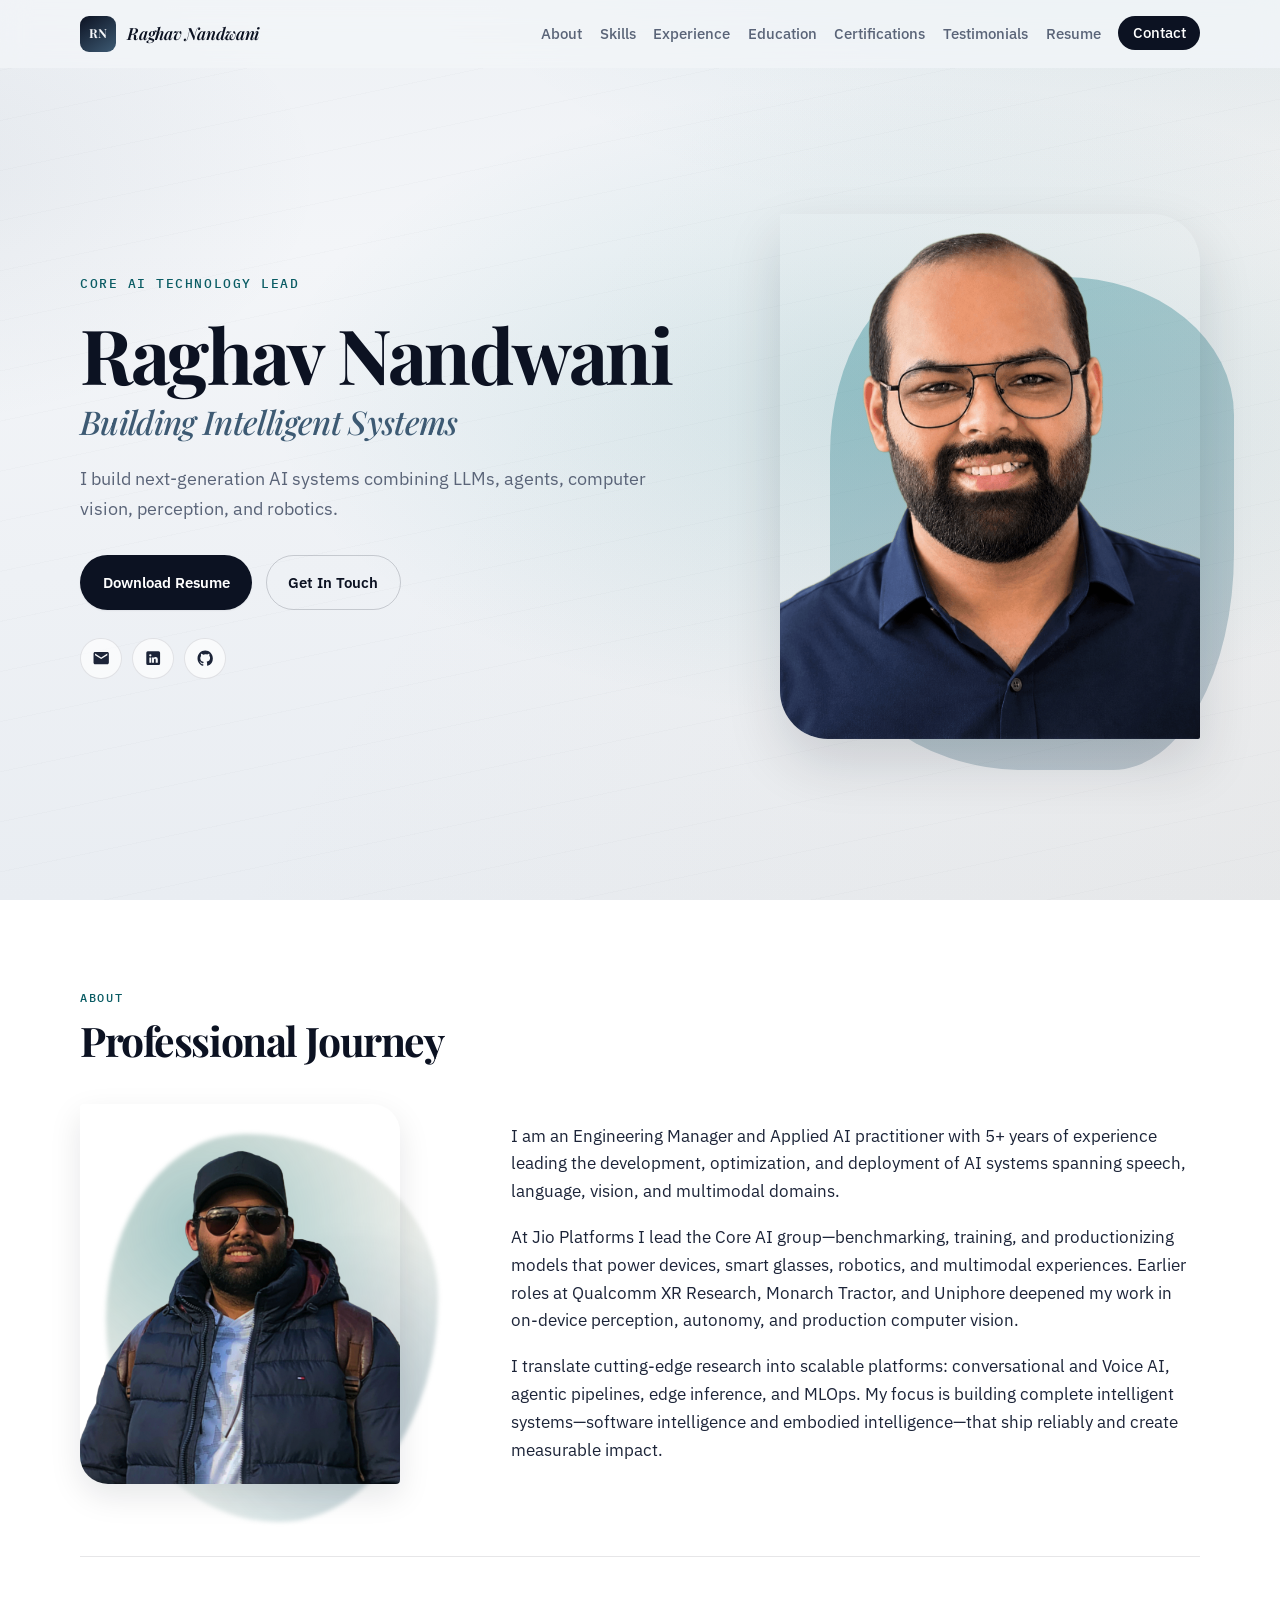
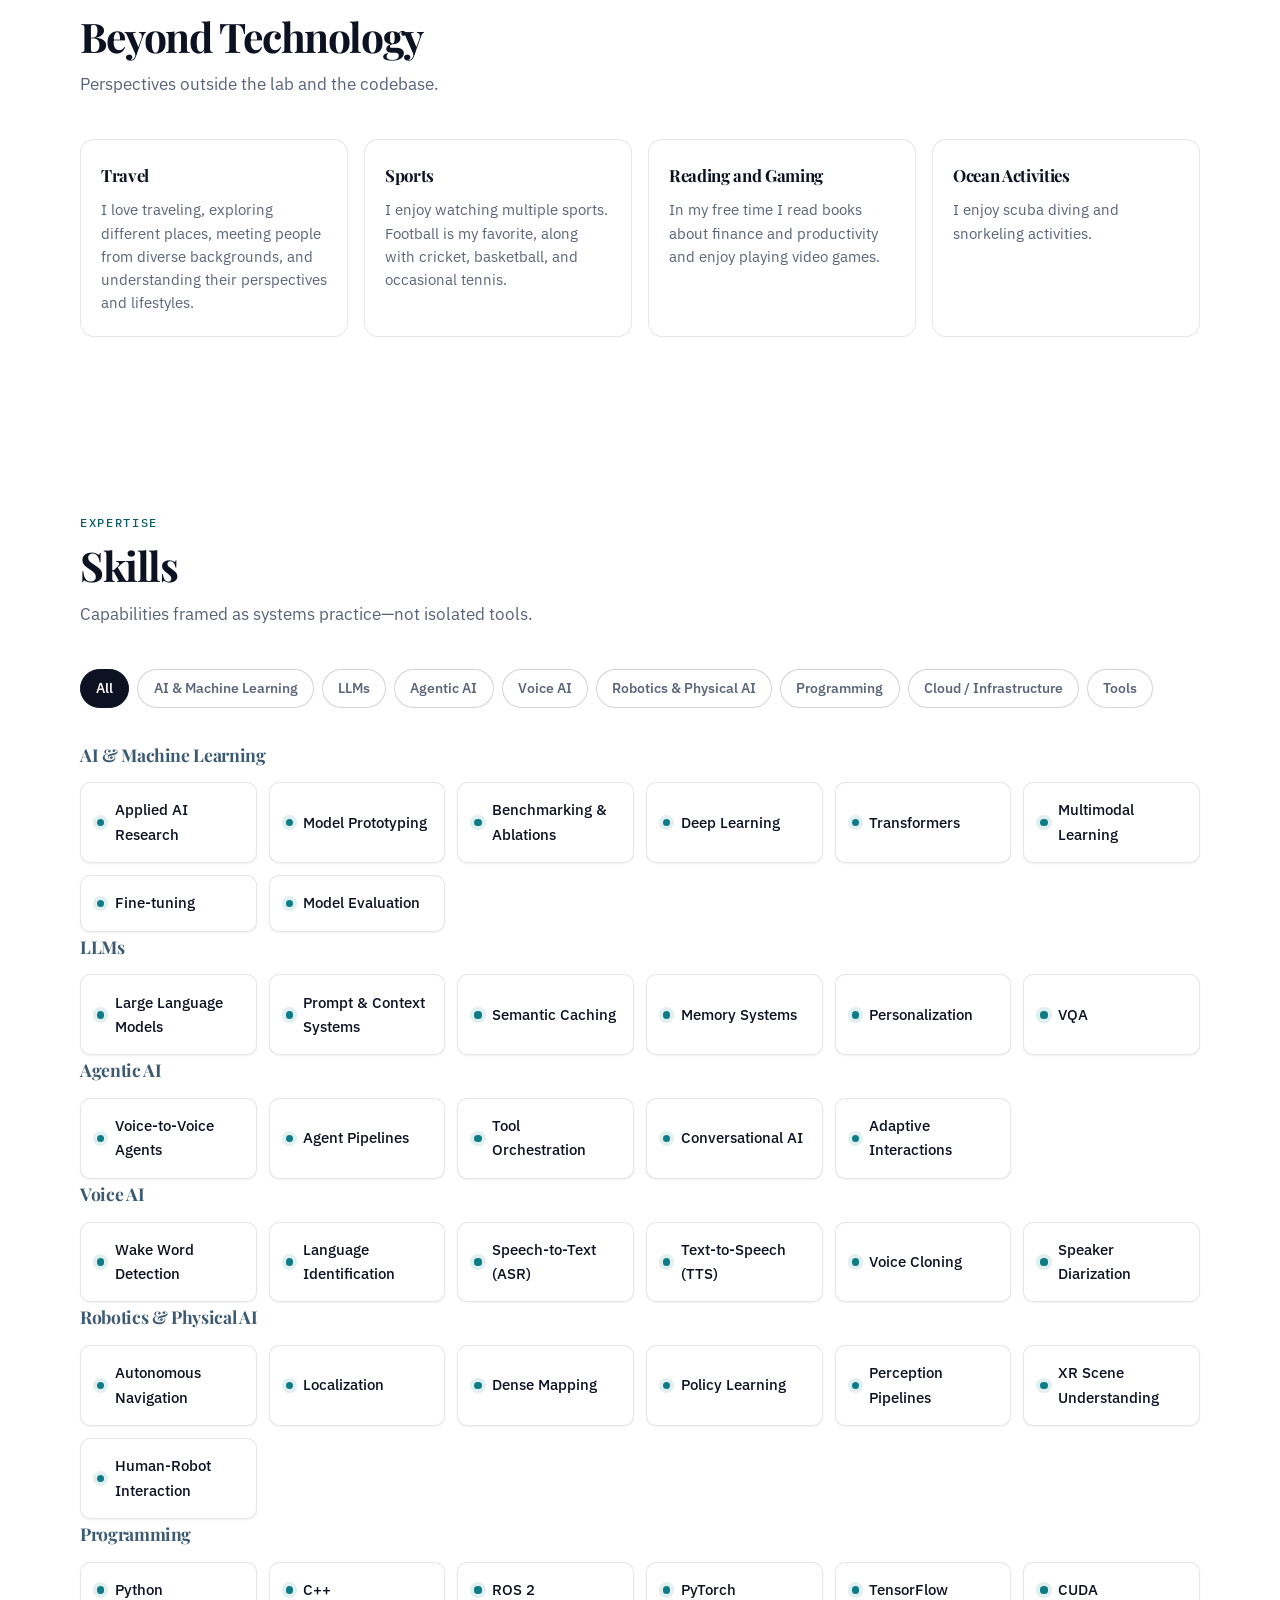
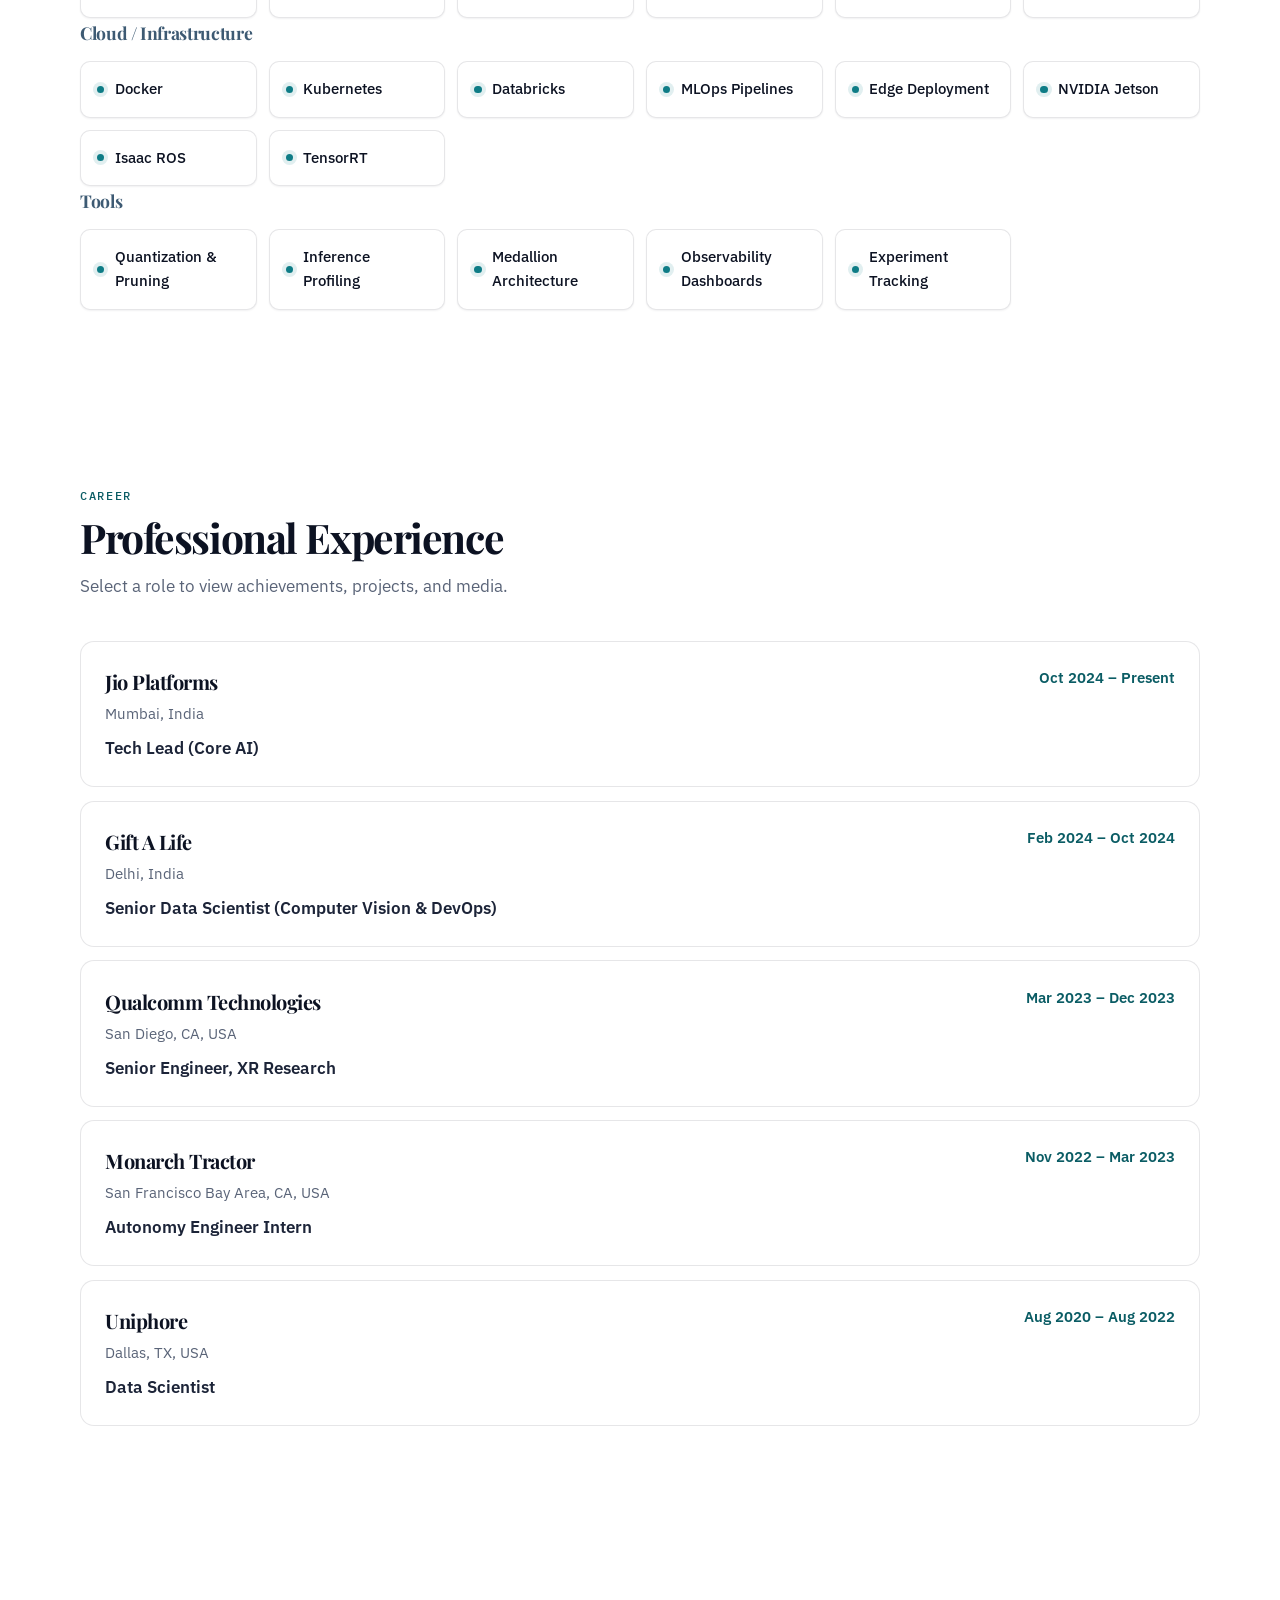
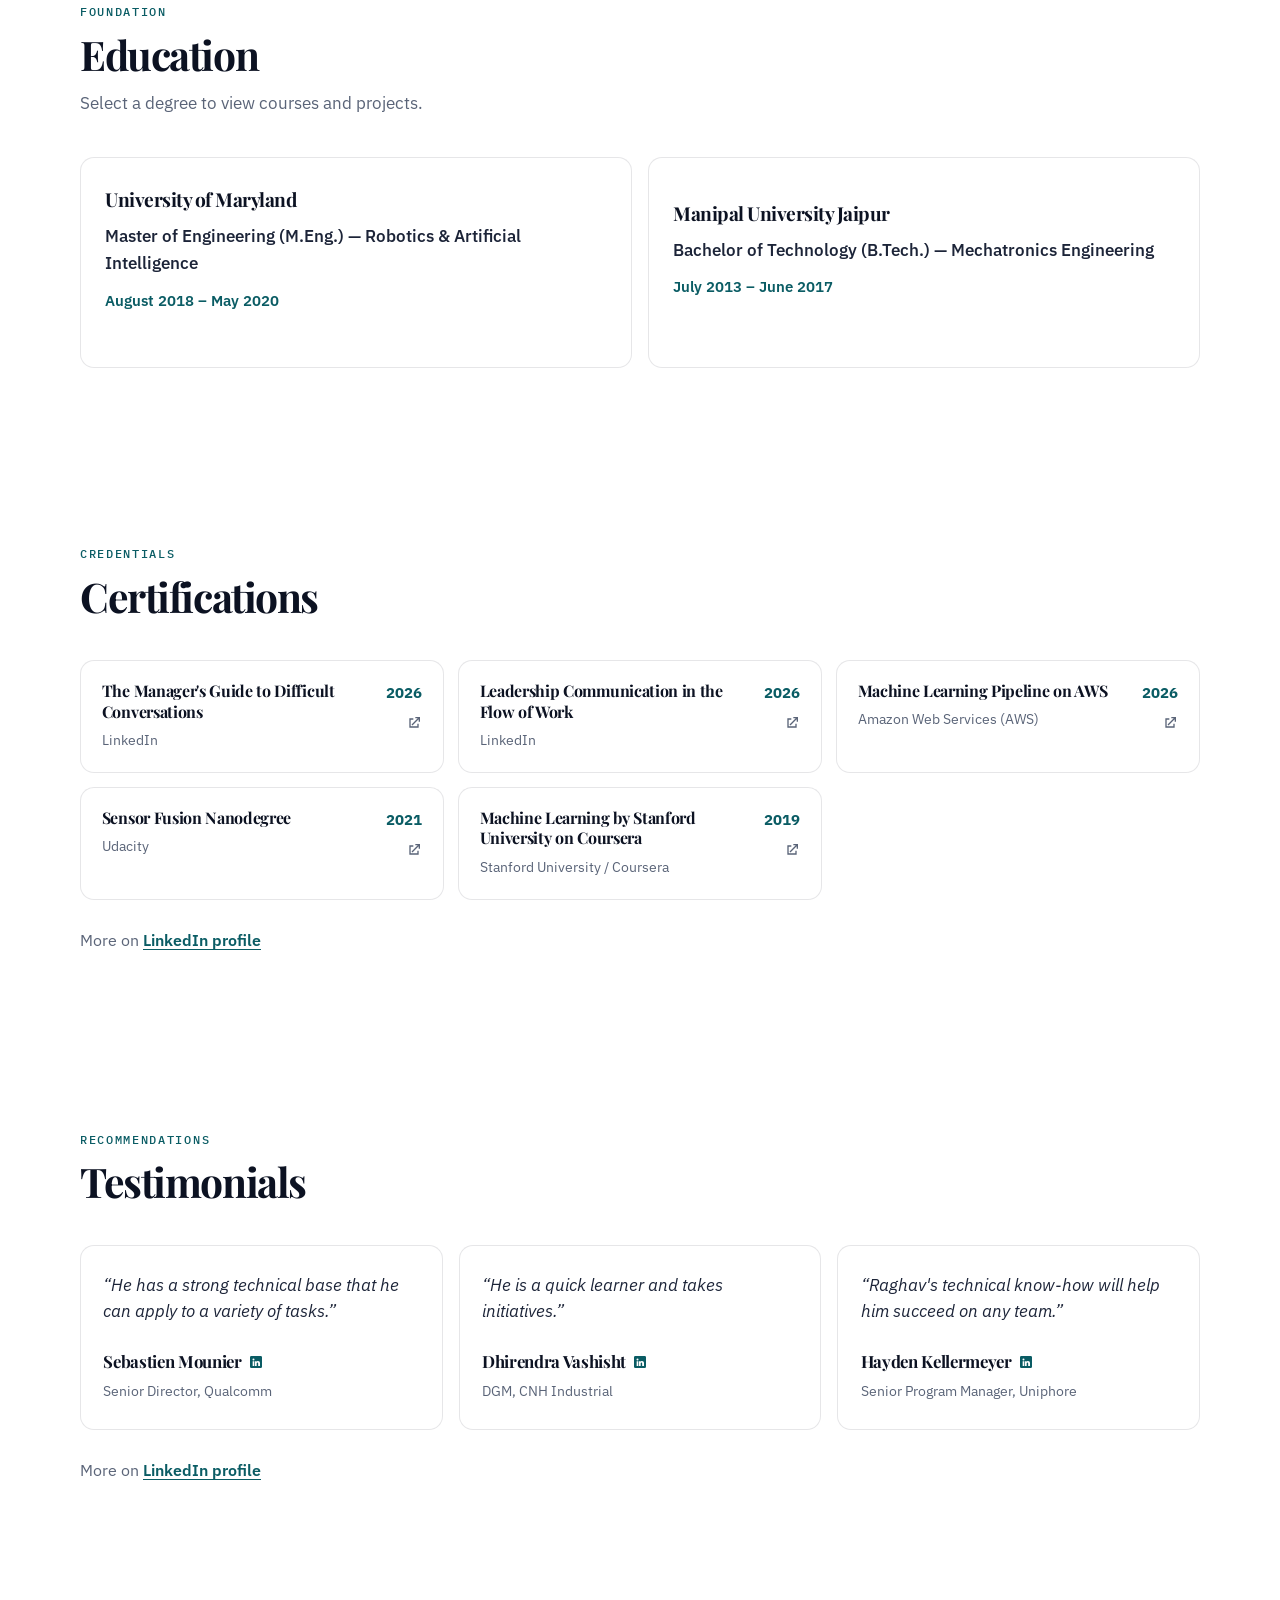
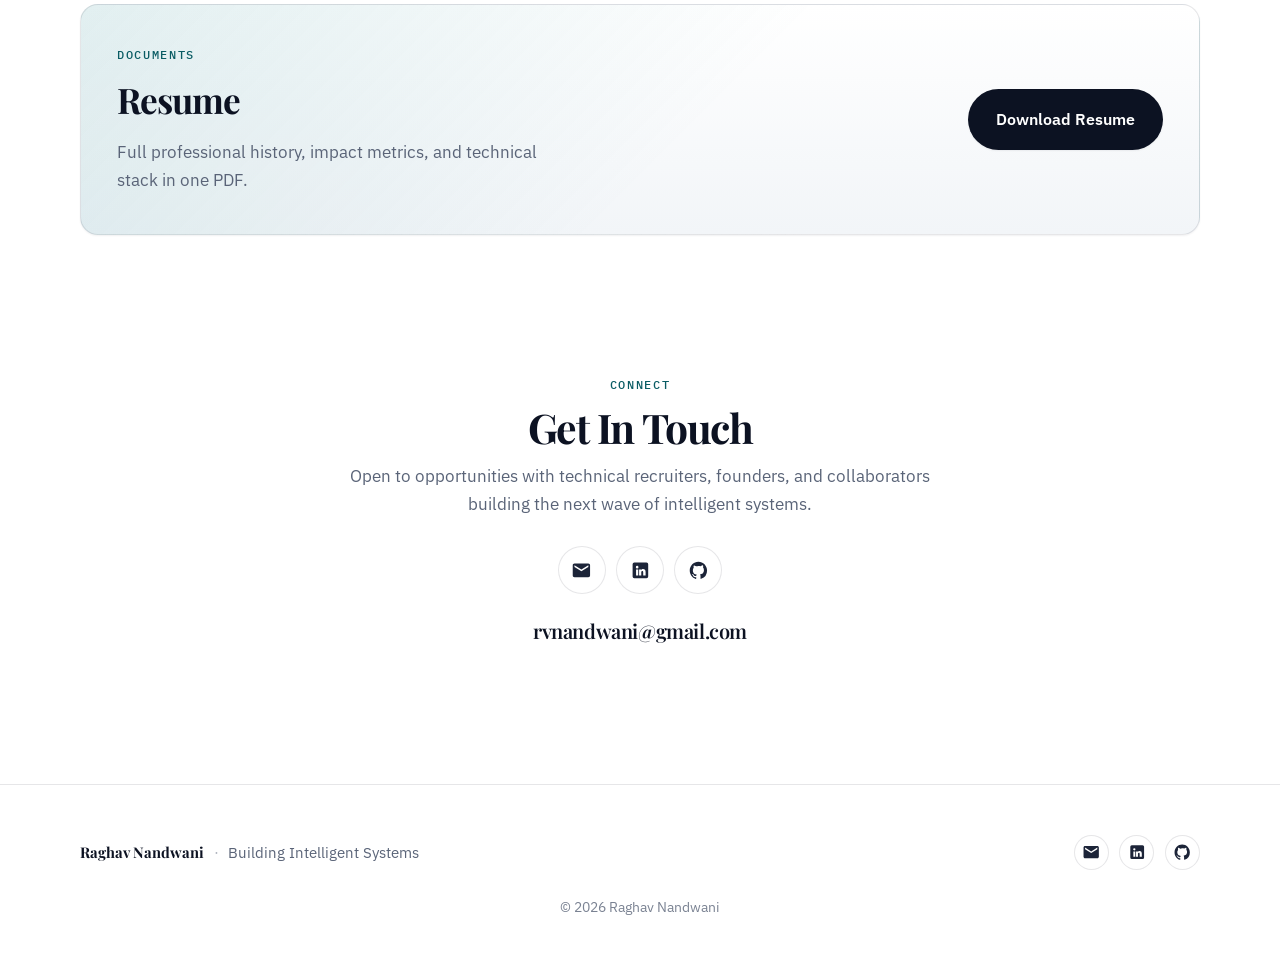
<file: index.html>
<!DOCTYPE html>
<html lang="en">
  <head>
    <meta charset="UTF-8" />
    <meta name="viewport" content="width=device-width, initial-scale=1.0" />
    <title>Raghav Nandwani | Building Intelligent Systems</title>
    <meta
      name="description"
      content="AI Technology Lead building intelligent systems across LLMs, Agentic AI, Voice AI, Robotics Perception and Physical AI."
    />
    <meta name="author" content="Raghav Nandwani" />
    <meta name="theme-color" content="#0c1222" />

    <!-- Open Graph -->
    <meta property="og:type" content="website" />
    <meta property="og:title" content="Raghav Nandwani | Building Intelligent Systems" />
    <meta
      property="og:description"
      content="AI Technology Lead building intelligent systems across LLMs, Agentic AI, Voice AI, Robotics Perception and Physical AI."
    />
    <meta property="og:image" content="images/profile/profile.png" />
    <meta property="og:locale" content="en_US" />

    <!-- Twitter -->
    <meta name="twitter:card" content="summary_large_image" />
    <meta name="twitter:title" content="Raghav Nandwani | Building Intelligent Systems" />
    <meta
      name="twitter:description"
      content="AI Technology Lead building intelligent systems across LLMs, Agentic AI, Voice AI, Robotics Perception and Physical AI."
    />
    <meta name="twitter:image" content="images/profile/profile.png" />

    <link rel="icon" type="image/png" href="favicon.png" />
    <link rel="apple-touch-icon" href="favicon.png" />

    <link rel="preconnect" href="https://fonts.googleapis.com" />
    <link rel="preconnect" href="https://fonts.gstatic.com" crossorigin />
    <link
      href="https://fonts.googleapis.com/css2?family=IBM+Plex+Mono:wght@400;500&family=IBM+Plex+Sans:ital,wght@0,400;0,500;0,600;0,700;1,400&family=Playfair+Display:ital,wght@0,500;0,600;0,700;1,500;1,600&display=swap"
      rel="stylesheet"
    />
    <link rel="stylesheet" href="style.css" />
  </head>
  <body>
    <a class="skip-link" href="#main">Skip to content</a>

    <header class="site-header" id="site-header">
      <div class="container header-inner">
        <a class="brand" href="#top" aria-label="Raghav Nandwani — home">
          <span class="brand-mark" aria-hidden="true">RN</span>
          <span class="brand-text">Raghav Nandwani</span>
        </a>

        <button
          class="nav-toggle"
          id="nav-toggle"
          type="button"
          aria-expanded="false"
          aria-controls="nav-menu"
          aria-label="Toggle navigation"
        >
          <span></span>
          <span></span>
          <span></span>
        </button>

        <nav class="nav" id="nav-menu" aria-label="Primary">
          <ul role="list">
            <li><a href="#about">About</a></li>
            <li><a href="#skills">Skills</a></li>
            <li><a href="#experience">Experience</a></li>
            <li><a href="#education">Education</a></li>
            <li><a href="#certifications">Certifications</a></li>
            <li><a href="#testimonials">Testimonials</a></li>
            <li><a href="#resume">Resume</a></li>
            <li><a class="nav-cta" href="#contact">Contact</a></li>
          </ul>
        </nav>
      </div>
    </header>

    <main id="main">
      <!-- Hero -->
      <section class="hero" id="top" aria-labelledby="hero-title">
        <div class="hero-atmosphere" aria-hidden="true"></div>
        <div class="container hero-grid">
          <div class="hero-copy">
            <p class="hero-eyebrow">Core AI Technology Lead</p>
            <h1 id="hero-title">
              <span class="hero-name">Raghav Nandwani</span>
              <span class="hero-tagline">Building Intelligent Systems</span>
            </h1>
            <p class="hero-subtitle">
              I build next-generation AI systems combining LLMs, agents, computer vision,
              perception, and robotics.
            </p>
            <div class="hero-actions">
              <a class="btn btn-primary" data-resume-href href="resume/Raghav_Nandwani_ResumeAI.pdf" download>
                Download Resume
              </a>
              <a class="btn btn-secondary" data-contact-href href="#contact">Get In Touch</a>
            </div>
            <div id="hero-social" class="hero-social"></div>
          </div>
          <div class="hero-visual">
            <div class="hero-portrait-wrap">
              <img
                class="hero-portrait"
                src="images/profile/profile.png"
                alt="Professional portrait of Raghav Nandwani"
                width="480"
                height="580"
                fetchpriority="high"
              />
            </div>
          </div>
        </div>
      </section>

      <!-- About -->
      <section class="section about" id="about" aria-labelledby="about-title">
        <div class="container">
          <header class="section-header reveal">
            <p class="section-eyebrow">About</p>
            <h2 id="about-title">Professional Journey</h2>
          </header>

          <div class="about-layout">
            <figure class="about-photo reveal">
              <img
                src="images/profile/about_photo.png"
                alt="Raghav Nandwani in a casual setting"
                width="620"
                height="670"
                loading="lazy"
              />
            </figure>
            <div class="about-content reveal" id="about-summary"></div>
          </div>

          <div class="beyond">
            <header class="section-header reveal">
              <h3 id="beyond-title">Beyond Technology</h3>
              <p class="section-lead">Perspectives outside the lab and the codebase.</p>
            </header>
            <div class="personal-grid" id="personal-grid"></div>
          </div>
        </div>
      </section>

      <!-- Skills -->
      <section class="section skills" id="skills" aria-labelledby="skills-title">
        <div class="container">
          <header class="section-header reveal">
            <p class="section-eyebrow">Expertise</p>
            <h2 id="skills-title">Skills</h2>
            <p class="section-lead">
              Capabilities framed as systems practice—not isolated tools.
            </p>
          </header>
          <div
            class="skill-filters"
            id="skill-filters"
            role="toolbar"
            aria-label="Filter skills by category"
          ></div>
          <div class="skills-grid" id="skills-grid"></div>
        </div>
      </section>

      <!-- Experience -->
      <section class="section experience" id="experience" aria-labelledby="experience-title">
        <div class="container">
          <header class="section-header reveal">
            <p class="section-eyebrow">Career</p>
            <h2 id="experience-title">Professional Experience</h2>
            <p class="section-lead">Select a role to view achievements, projects, and media.</p>
          </header>
          <div class="experience-list" id="experience-list"></div>
        </div>
      </section>

      <!-- Education -->
      <section class="section education" id="education" aria-labelledby="education-title">
        <div class="container">
          <header class="section-header reveal">
            <p class="section-eyebrow">Foundation</p>
            <h2 id="education-title">Education</h2>
            <p class="section-lead">Select a degree to view courses and projects.</p>
          </header>
          <div class="education-list" id="education-list"></div>
        </div>
      </section>

      <!-- Certifications -->
      <section class="section certifications" id="certifications" aria-labelledby="certifications-title">
        <div class="container">
          <header class="section-header reveal">
            <p class="section-eyebrow">Credentials</p>
            <h2 id="certifications-title">Certifications</h2>
          </header>
          <div class="certifications-list" id="certifications-list"></div>
          <p class="section-more" id="certifications-more"></p>
        </div>
      </section>

      <!-- Testimonials -->
      <section class="section testimonials" id="testimonials" aria-labelledby="testimonials-title">
        <div class="container">
          <header class="section-header reveal">
            <p class="section-eyebrow">Recommendations</p>
            <h2 id="testimonials-title">Testimonials</h2>
          </header>
          <div class="testimonials-list" id="testimonials-list"></div>
          <p class="section-more" id="testimonials-more"></p>
        </div>
      </section>

      <!-- Resume -->
      <section class="section resume-section" id="resume" aria-labelledby="resume-title">
        <div class="container resume-panel reveal">
          <div>
            <p class="section-eyebrow">Documents</p>
            <h2 id="resume-title">Resume</h2>
            <p class="section-lead">
              Full professional history, impact metrics, and technical stack in one PDF.
            </p>
          </div>
          <a
            class="btn btn-primary btn-lg"
            data-resume-href
            href="resume/Raghav_Nandwani_ResumeAI.pdf"
            download
          >
            Download Resume
          </a>
        </div>
      </section>

      <!-- Contact -->
      <section class="section contact" id="contact" aria-labelledby="contact-title">
        <div class="container contact-panel reveal">
          <header class="section-header">
            <p class="section-eyebrow">Connect</p>
            <h2 id="contact-title">Get In Touch</h2>
            <p class="section-lead">
              Open to opportunities with technical recruiters, founders, and collaborators
              building the next wave of intelligent systems.
            </p>
          </header>
          <div id="contact-icons"></div>
          <a class="contact-email" id="contact-email" href="mailto:rvnandwani@gmail.com"
            >rvnandwani@gmail.com</a
          >
        </div>
      </section>
    </main>

    <footer class="site-footer">
      <div class="container footer-inner">
        <p>
          <span class="footer-brand">Raghav Nandwani</span>
          <span class="footer-sep">·</span>
          Building Intelligent Systems
        </p>
        <div id="footer-social"></div>
        <p class="footer-copy">© <span id="year"></span> Raghav Nandwani</p>
      </div>
    </footer>

    <!-- Modal -->
    <div
      class="modal-backdrop"
      id="modal-backdrop"
      hidden
      aria-hidden="true"
      role="presentation"
    >
      <div
        class="modal"
        id="modal"
        role="dialog"
        aria-modal="true"
        aria-labelledby="modal-title"
      >
        <div class="modal-top">
          <h2 id="modal-title">Details</h2>
          <button type="button" class="modal-close" id="modal-close" aria-label="Close dialog">
            <svg viewBox="0 0 24 24" aria-hidden="true">
              <path
                fill="currentColor"
                d="M18.3 5.71 12 12.01l-6.3-6.3-1.4 1.42 6.29 6.29-6.3 6.3 1.42 1.4 6.29-6.28 6.3 6.3 1.4-1.42-6.28-6.3 6.3-6.29z"
              />
            </svg>
          </button>
        </div>
        <div class="modal-body" id="modal-body"></div>
      </div>
    </div>

    <script src="script.js" defer></script>
  </body>
</html>
</file>
<file: style.css>
/* ==========================================================================
   Raghav Nandwani — Portfolio
   Premium AI engineering aesthetic · light · precise · atmospheric
   ========================================================================== */

:root {
  --ink: #0c1222;
  --ink-soft: #1c2438;
  --ink-muted: #5a6478;
  --paper: #f3f5f8;
  --paper-elevated: #ffffff;
  --line: rgba(12, 18, 34, 0.1);
  --line-strong: rgba(12, 18, 34, 0.18);
  --accent: #0e7c86;
  --accent-deep: #0a5c64;
  --accent-soft: rgba(14, 124, 134, 0.12);
  --steel: #3d5a73;
  --warm: #c4a882;
  --shadow-sm: 0 1px 2px rgba(12, 18, 34, 0.06);
  --shadow-md: 0 12px 32px rgba(12, 18, 34, 0.1);
  --shadow-lg: 0 24px 56px rgba(12, 18, 34, 0.14);
  --radius: 14px;
  --radius-sm: 10px;
  --font-display: "Playfair Display", "Cormorant Garamond", Georgia, serif;
  --font-body: "IBM Plex Sans", system-ui, sans-serif;
  --font-mono: "IBM Plex Mono", ui-monospace, monospace;
  --container: min(1120px, calc(100% - 2.5rem));
  --header-h: 4.25rem;
  --ease: cubic-bezier(0.22, 1, 0.36, 1);
}

*,
*::before,
*::after {
  box-sizing: border-box;
}

html {
  scroll-behavior: smooth;
  scroll-padding-top: calc(var(--header-h) + 1rem);
}

body {
  margin: 0;
  font-family: var(--font-body);
  font-size: 1.05rem;
  line-height: 1.65;
  color: var(--ink);
  background:
    radial-gradient(1200px 600px at 85% -10%, rgba(14, 124, 134, 0.08), transparent 55%),
    radial-gradient(900px 500px at -10% 20%, rgba(61, 90, 115, 0.08), transparent 50%),
    linear-gradient(180deg, #eef1f5 0%, var(--paper) 28%, #e9edf2 100%);
  background-attachment: fixed;
  -webkit-font-smoothing: antialiased;
  text-rendering: optimizeLegibility;
}

img {
  max-width: 100%;
  height: auto;
  display: block;
}

a {
  color: var(--accent-deep);
  text-decoration-thickness: 1px;
  text-underline-offset: 0.18em;
  transition: color 0.2s var(--ease);
}

a:hover {
  color: var(--accent);
}

button {
  font: inherit;
}

ul[role="list"] {
  list-style: none;
  margin: 0;
  padding: 0;
}

.sr-only {
  position: absolute;
  width: 1px;
  height: 1px;
  padding: 0;
  margin: -1px;
  overflow: hidden;
  clip: rect(0, 0, 0, 0);
  white-space: nowrap;
  border: 0;
}

.skip-link {
  position: absolute;
  left: 1rem;
  top: -100%;
  z-index: 1000;
  padding: 0.75rem 1rem;
  background: var(--ink);
  color: #fff;
  border-radius: 8px;
}

.skip-link:focus {
  top: 1rem;
}

.container {
  width: var(--container);
  margin-inline: auto;
}

/* -------------------------------------------------------------------------- */
/* Header                                                                      */
/* -------------------------------------------------------------------------- */

.site-header {
  position: sticky;
  top: 0;
  z-index: 100;
  height: var(--header-h);
  display: flex;
  align-items: center;
  background: rgba(243, 245, 248, 0.72);
  backdrop-filter: blur(14px);
  -webkit-backdrop-filter: blur(14px);
  border-bottom: 1px solid transparent;
  transition: border-color 0.25s var(--ease), background 0.25s var(--ease);
}

.site-header.is-scrolled {
  border-bottom-color: var(--line);
  background: rgba(243, 245, 248, 0.92);
}

.header-inner {
  display: flex;
  align-items: center;
  justify-content: space-between;
  gap: 1rem;
  width: var(--container);
}

.brand {
  display: inline-flex;
  align-items: center;
  gap: 0.7rem;
  text-decoration: none;
  color: var(--ink);
}

.brand-mark {
  display: grid;
  place-items: center;
  width: 2.25rem;
  height: 2.25rem;
  border-radius: 9px;
  background: linear-gradient(145deg, var(--ink) 0%, var(--steel) 100%);
  color: #f5f7fa;
  font-family: var(--font-display);
  font-weight: 700;
  font-size: 0.78rem;
  letter-spacing: 0.04em;
}

.brand-text {
  font-family: var(--font-display);
  font-weight: 600;
  font-size: 1.05rem;
  letter-spacing: -0.02em;
  font-style: italic;
}

.nav ul {
  display: flex;
  align-items: center;
  gap: 0.15rem 1.1rem;
  flex-wrap: wrap;
}

.nav a {
  text-decoration: none;
  color: var(--ink-muted);
  font-size: 0.92rem;
  font-weight: 500;
}

.nav a:hover,
.nav a:focus-visible {
  color: var(--ink);
}

.nav-cta {
  padding: 0.45rem 0.9rem;
  border-radius: 999px;
  background: var(--ink);
  color: #fff !important;
}

.nav-cta:hover {
  background: var(--ink-soft);
}

.nav-toggle {
  display: none;
  width: 2.5rem;
  height: 2.5rem;
  border: 1px solid var(--line-strong);
  border-radius: 10px;
  background: var(--paper-elevated);
  padding: 0;
  cursor: pointer;
  flex-direction: column;
  align-items: center;
  justify-content: center;
  gap: 5px;
}

.nav-toggle span {
  display: block;
  width: 1.1rem;
  height: 2px;
  background: var(--ink);
  border-radius: 2px;
  transition: transform 0.25s var(--ease), opacity 0.2s;
}

/* -------------------------------------------------------------------------- */
/* Hero                                                                        */
/* -------------------------------------------------------------------------- */

.hero {
  position: relative;
  min-height: calc(100vh - var(--header-h));
  display: flex;
  align-items: center;
  padding: 3.5rem 0 4.5rem;
  overflow: clip;
}

.hero-atmosphere {
  position: absolute;
  inset: 0;
  pointer-events: none;
  background:
    linear-gradient(120deg, transparent 40%, rgba(196, 168, 130, 0.08) 100%),
    radial-gradient(ellipse 70% 55% at 70% 40%, rgba(14, 124, 134, 0.14), transparent 70%),
    repeating-linear-gradient(
      -12deg,
      transparent,
      transparent 48px,
      rgba(12, 18, 34, 0.015) 48px,
      rgba(12, 18, 34, 0.015) 49px
    );
}

.hero-grid {
  position: relative;
  display: grid;
  grid-template-columns: 1.15fr 0.85fr;
  gap: 3.5rem;
  align-items: center;
}

.hero-eyebrow {
  margin: 0 0 1rem;
  font-family: var(--font-mono);
  font-size: 0.8rem;
  font-weight: 500;
  letter-spacing: 0.12em;
  text-transform: uppercase;
  color: var(--accent-deep);
}

.hero-name {
  display: block;
  font-family: var(--font-display);
  font-weight: 700;
  font-size: clamp(2.9rem, 6.2vw, 4.75rem);
  line-height: 1.02;
  letter-spacing: -0.03em;
  color: var(--ink);
  margin-bottom: 0.55rem;
}

.hero-tagline {
  display: block;
  font-family: var(--font-display);
  font-weight: 500;
  font-style: italic;
  font-size: clamp(1.35rem, 2.8vw, 2.05rem);
  letter-spacing: -0.02em;
  color: var(--steel);
  line-height: 1.25;
}

.hero-subtitle {
  margin: 1.4rem 0 0;
  max-width: 36rem;
  font-size: 1.12rem;
  color: var(--ink-muted);
}

.hero-actions {
  display: flex;
  flex-wrap: wrap;
  gap: 0.85rem;
  margin-top: 2rem;
}

.hero-social {
  margin-top: 1.75rem;
}

.hero-visual {
  display: flex;
  justify-content: flex-end;
}

.hero-portrait-wrap {
  position: relative;
  width: min(100%, 420px);
}

.hero-portrait-wrap::before {
  content: "";
  position: absolute;
  inset: 12% -8% -6% 12%;
  background: linear-gradient(160deg, rgba(14, 124, 134, 0.35), rgba(61, 90, 115, 0.25));
  border-radius: 28% 42% 30% 48% / 36% 28% 44% 32%;
  z-index: 0;
  animation: morph 14s var(--ease) infinite alternate;
}

.hero-portrait {
  position: relative;
  z-index: 1;
  width: 100%;
  aspect-ratio: 4 / 5;
  object-fit: cover;
  object-position: center top;
  border-radius: 2px 48px 2px 48px;
  box-shadow: var(--shadow-lg);
  filter: contrast(1.02) saturate(0.96);
}

@keyframes morph {
  from {
    border-radius: 28% 42% 30% 48% / 36% 28% 44% 32%;
    transform: rotate(-2deg) scale(1);
  }
  to {
    border-radius: 42% 28% 48% 30% / 28% 42% 32% 44%;
    transform: rotate(3deg) scale(1.03);
  }
}

/* -------------------------------------------------------------------------- */
/* Buttons & social                                                            */
/* -------------------------------------------------------------------------- */

.btn {
  display: inline-flex;
  align-items: center;
  justify-content: center;
  gap: 0.5rem;
  padding: 0.85rem 1.35rem;
  border-radius: 999px;
  font-weight: 600;
  font-size: 0.95rem;
  text-decoration: none;
  border: 1px solid transparent;
  cursor: pointer;
  transition: transform 0.2s var(--ease), background 0.2s var(--ease),
    box-shadow 0.2s var(--ease), border-color 0.2s var(--ease);
}

.btn:hover {
  transform: translateY(-2px);
}

.btn:active {
  transform: translateY(0);
}

.btn-primary {
  background: var(--ink);
  color: #fff;
  box-shadow: var(--shadow-sm);
}

.btn-primary:hover {
  background: var(--ink-soft);
  color: #fff;
}

.btn-secondary {
  background: transparent;
  color: var(--ink);
  border-color: var(--line-strong);
}

.btn-secondary:hover {
  border-color: var(--ink);
  color: var(--ink);
  background: rgba(255, 255, 255, 0.55);
}

.btn-lg {
  padding: 1rem 1.7rem;
  font-size: 1.02rem;
}

.social-links {
  display: flex;
  gap: 0.65rem;
}

.social-links a {
  display: grid;
  place-items: center;
  width: 2.6rem;
  height: 2.6rem;
  border-radius: 50%;
  background: rgba(255, 255, 255, 0.65);
  border: 1px solid var(--line);
  color: var(--ink-soft);
  text-decoration: none;
  transition: transform 0.2s var(--ease), background 0.2s, color 0.2s, border-color 0.2s;
}

.social-links a:hover {
  transform: translateY(-2px);
  background: var(--ink);
  color: #fff;
  border-color: var(--ink);
}

.social-links svg {
  width: 1.15rem;
  height: 1.15rem;
}

.social-links--lg a {
  width: 3rem;
  height: 3rem;
}

.social-links--lg svg {
  width: 1.3rem;
  height: 1.3rem;
}

.social-links--sm a {
  width: 2.2rem;
  height: 2.2rem;
}

/* -------------------------------------------------------------------------- */
/* Sections                                                                    */
/* -------------------------------------------------------------------------- */

.section {
  padding: 5.5rem 0;
}

.section-header {
  margin-bottom: 2.5rem;
  max-width: 38rem;
}

.section-eyebrow {
  margin: 0 0 0.55rem;
  font-family: var(--font-mono);
  font-size: 0.75rem;
  font-weight: 500;
  letter-spacing: 0.14em;
  text-transform: uppercase;
  color: var(--accent-deep);
}

.section-header h2,
.beyond .section-header h3 {
  margin: 0;
  font-family: var(--font-display);
  font-weight: 700;
  font-size: clamp(1.85rem, 3.2vw, 2.55rem);
  letter-spacing: -0.035em;
  line-height: 1.15;
}

.section-lead {
  margin: 0.75rem 0 0;
  color: var(--ink-muted);
  font-size: 1.05rem;
}

.section-more {
  margin: 1.75rem 0 0;
  color: var(--ink-muted);
  font-size: 0.98rem;
}

.section-more a {
  font-weight: 600;
}

/* About */

.about-layout {
  display: grid;
  grid-template-columns: minmax(0, 0.72fr) minmax(0, 1.28fr);
  gap: 2.75rem;
  align-items: center;
}

.about-photo {
  margin: 0;
  position: relative;
  max-width: 320px;
  width: 100%;
  justify-self: start;
}

.about-photo::before {
  content: "";
  position: absolute;
  inset: 8% -12% -10% 8%;
  z-index: 0;
  background:
    radial-gradient(circle at 30% 25%, rgba(14, 124, 134, 0.35), transparent 55%),
    radial-gradient(circle at 75% 70%, rgba(61, 90, 115, 0.28), transparent 50%),
    linear-gradient(145deg, rgba(196, 168, 130, 0.22), rgba(14, 124, 134, 0.12));
  border-radius: 42% 58% 48% 52% / 48% 42% 58% 52%;
  filter: blur(2px);
  animation: morph 16s var(--ease) infinite alternate;
}

.about-photo img {
  position: relative;
  z-index: 1;
  width: 100%;
  max-height: 380px;
  border-radius: 4px 28px 4px 28px;
  box-shadow: var(--shadow-md);
  object-fit: cover;
  object-position: center top;
  aspect-ratio: 4 / 5;
}

.about-content p {
  margin: 0 0 1.15rem;
  color: var(--ink-soft);
}

.about-content p:last-child {
  margin-bottom: 0;
}

.beyond {
  margin-top: 4.5rem;
  padding-top: 3.5rem;
  border-top: 1px solid var(--line);
}

.personal-grid {
  display: grid;
  grid-template-columns: repeat(4, 1fr);
  gap: 1rem;
}

.personal-card {
  padding: 1.35rem 1.25rem;
  background: rgba(255, 255, 255, 0.55);
  border: 1px solid var(--line);
  border-radius: var(--radius);
  transition: transform 0.25s var(--ease), box-shadow 0.25s var(--ease), border-color 0.25s;
}

.personal-card:hover {
  transform: translateY(-4px);
  box-shadow: var(--shadow-md);
  border-color: rgba(14, 124, 134, 0.28);
}

.personal-card h4 {
  margin: 0 0 0.55rem;
  font-family: var(--font-display);
  font-size: 1.05rem;
  letter-spacing: -0.02em;
}

.personal-card p {
  margin: 0;
  font-size: 0.94rem;
  color: var(--ink-muted);
  line-height: 1.55;
}

/* Skills */

.skills {
  background: linear-gradient(180deg, transparent, rgba(255, 255, 255, 0.45), transparent);
}

.skill-filters {
  display: flex;
  flex-wrap: wrap;
  gap: 0.5rem;
  margin-bottom: 2rem;
}

.skill-filter {
  border: 1px solid var(--line-strong);
  background: rgba(255, 255, 255, 0.6);
  color: var(--ink-muted);
  border-radius: 999px;
  padding: 0.45rem 0.95rem;
  font-size: 0.86rem;
  font-weight: 550;
  cursor: pointer;
  transition: background 0.2s, color 0.2s, border-color 0.2s, transform 0.2s var(--ease);
}

.skill-filter:hover {
  color: var(--ink);
  border-color: var(--ink);
}

.skill-filter.is-active {
  background: var(--ink);
  color: #fff;
  border-color: var(--ink);
}

.skills-grid {
  transition: opacity 0.2s var(--ease);
}

.skills-grid.is-filtering {
  opacity: 0.45;
}

.modal-links .media-icon {
  margin-left: auto;
  display: inline-flex;
  color: var(--ink-muted);
}

.modal-links .media-icon svg {
  width: 0.95rem;
  height: 0.95rem;
}

.skill-group-title {
  margin: 0 0 0.85rem;
  font-family: var(--font-display);
  font-size: 1.1rem;
  letter-spacing: -0.02em;
  color: var(--steel);
}

.skill-cards {
  display: grid;
  grid-template-columns: repeat(auto-fill, minmax(170px, 1fr));
  gap: 0.75rem;
}

.skill-card {
  display: flex;
  align-items: center;
  gap: 0.65rem;
  padding: 0.95rem 1rem;
  background: var(--paper-elevated);
  border: 1px solid var(--line);
  border-radius: var(--radius-sm);
  font-size: 0.92rem;
  font-weight: 500;
  box-shadow: var(--shadow-sm);
  transition: transform 0.25s var(--ease), box-shadow 0.25s var(--ease), border-color 0.25s;
}

.skill-card:hover,
.skill-card:focus-visible {
  transform: translateY(-4px);
  box-shadow: var(--shadow-md);
  border-color: rgba(14, 124, 134, 0.35);
  outline: none;
}

.skill-card-dot {
  width: 0.45rem;
  height: 0.45rem;
  border-radius: 50%;
  background: var(--accent);
  flex-shrink: 0;
  box-shadow: 0 0 0 4px var(--accent-soft);
}

/* Experience */

.experience-list {
  display: flex;
  flex-direction: column;
  gap: 0.85rem;
}

.exp-card {
  width: 100%;
  display: flex;
  justify-content: space-between;
  align-items: flex-start;
  gap: 1.5rem;
  text-align: left;
  padding: 1.45rem 1.5rem;
  background: rgba(255, 255, 255, 0.7);
  border: 1px solid var(--line);
  border-radius: var(--radius);
  cursor: pointer;
  color: inherit;
  transition: transform 0.25s var(--ease), box-shadow 0.25s var(--ease), border-color 0.25s;
}

.exp-card:hover,
.exp-card:focus-visible {
  transform: translateY(-3px);
  box-shadow: var(--shadow-md);
  border-color: rgba(14, 124, 134, 0.3);
  outline: none;
}

.exp-card h3 {
  margin: 0 0 0.25rem;
  font-family: var(--font-display);
  font-size: 1.25rem;
  letter-spacing: -0.025em;
}

.exp-location {
  margin: 0;
  color: var(--ink-muted);
  font-size: 0.92rem;
}

.exp-role {
  margin: 0.55rem 0 0;
  font-weight: 600;
  color: var(--ink-soft);
}

.exp-card-meta {
  text-align: right;
  flex-shrink: 0;
}

.exp-duration {
  display: block;
  font-weight: 600;
  font-size: 0.95rem;
  color: var(--accent-deep);
  white-space: nowrap;
}

.exp-hint,
.edu-hint {
  display: block;
  margin-top: 0.45rem;
  font-size: 0.82rem;
  color: var(--ink-muted);
  opacity: 0;
  transform: translateX(-4px);
  transition: opacity 0.2s, transform 0.2s var(--ease);
}

.exp-card:hover .exp-hint,
.exp-card:focus-visible .exp-hint,
.edu-card:hover .edu-hint,
.edu-card:focus-visible .edu-hint {
  opacity: 1;
  transform: translateX(0);
}

/* Education */

.education-list {
  display: grid;
  grid-template-columns: repeat(2, 1fr);
  gap: 1rem;
}

.edu-card {
  text-align: left;
  padding: 1.6rem 1.5rem;
  background: rgba(255, 255, 255, 0.7);
  border: 1px solid var(--line);
  border-radius: var(--radius);
  cursor: pointer;
  color: inherit;
  transition: transform 0.25s var(--ease), box-shadow 0.25s var(--ease), border-color 0.25s;
}

.edu-card:hover,
.edu-card:focus-visible {
  transform: translateY(-3px);
  box-shadow: var(--shadow-md);
  border-color: rgba(14, 124, 134, 0.3);
  outline: none;
}

.edu-card h3 {
  margin: 0 0 0.45rem;
  font-family: var(--font-display);
  font-size: 1.2rem;
  letter-spacing: -0.025em;
}

.edu-degree {
  margin: 0;
  font-weight: 550;
  color: var(--ink-soft);
}

.edu-duration {
  margin: 0.65rem 0 0;
  color: var(--accent-deep);
  font-weight: 600;
  font-size: 0.92rem;
}

/* Certifications */

.certifications-list {
  display: grid;
  grid-template-columns: repeat(auto-fill, minmax(280px, 1fr));
  gap: 0.85rem;
}

.cert-card {
  display: flex;
  justify-content: space-between;
  gap: 1rem;
  padding: 1.25rem 1.3rem;
  background: rgba(255, 255, 255, 0.7);
  border: 1px solid var(--line);
  border-radius: var(--radius);
  text-decoration: none;
  color: inherit;
  transition: transform 0.25s var(--ease), box-shadow 0.25s var(--ease), border-color 0.25s;
}

.cert-card:hover {
  transform: translateY(-3px);
  box-shadow: var(--shadow-md);
  border-color: rgba(14, 124, 134, 0.3);
  color: inherit;
}

.cert-card h3 {
  margin: 0 0 0.4rem;
  font-size: 1rem;
  font-family: var(--font-display);
  letter-spacing: -0.02em;
  line-height: 1.3;
}

.cert-org {
  margin: 0;
  font-size: 0.88rem;
  color: var(--ink-muted);
}

.cert-meta {
  display: flex;
  flex-direction: column;
  align-items: flex-end;
  gap: 0.45rem;
}

.cert-year {
  font-weight: 700;
  color: var(--accent-deep);
  font-size: 0.92rem;
}

.cert-external {
  color: var(--ink-muted);
}

.cert-external svg {
  width: 1rem;
  height: 1rem;
}

/* Testimonials */

.testimonials-list {
  display: grid;
  grid-template-columns: repeat(3, 1fr);
  gap: 1rem;
}

.testimonial-card {
  padding: 1.6rem 1.4rem;
  background: rgba(255, 255, 255, 0.72);
  border: 1px solid var(--line);
  border-radius: var(--radius);
  display: flex;
  flex-direction: column;
  justify-content: space-between;
  gap: 1.5rem;
  transition: transform 0.25s var(--ease), box-shadow 0.25s var(--ease);
}

.testimonial-card:hover {
  transform: translateY(-3px);
  box-shadow: var(--shadow-md);
}

.testimonial-card blockquote {
  margin: 0;
}

.testimonial-card blockquote p {
  margin: 0;
  font-size: 1.05rem;
  line-height: 1.55;
  color: var(--ink-soft);
  font-style: italic;
}

.testimonial-name {
  font-family: var(--font-display);
  font-weight: 700;
  font-size: 1.05rem;
  text-decoration: none;
  color: var(--ink);
  letter-spacing: -0.02em;
  display: inline-flex;
  align-items: center;
  gap: 0.4rem;
}

.testimonial-linkedin {
  display: inline-flex;
  color: var(--accent-deep);
}

.testimonial-linkedin svg {
  width: 1rem;
  height: 1rem;
}

.testimonial-name:hover {
  color: var(--accent-deep);
}

.testimonial-meta {
  margin: 0.25rem 0 0;
  font-size: 0.88rem;
  color: var(--ink-muted);
}

/* Resume */

.resume-section {
  padding-top: 2rem;
  padding-bottom: 2rem;
}

.resume-panel {
  display: flex;
  align-items: center;
  justify-content: space-between;
  gap: 2rem;
  padding: 2.5rem 2.25rem;
  border-radius: calc(var(--radius) + 4px);
  background:
    linear-gradient(135deg, rgba(14, 124, 134, 0.12), transparent 55%),
    linear-gradient(180deg, #fff, #f2f5f8);
  border: 1px solid var(--line);
  box-shadow: var(--shadow-sm);
}

.resume-panel .section-header,
.resume-panel .section-eyebrow,
.resume-panel h2,
.resume-panel .section-lead {
  margin: 0;
}

.resume-panel h2 {
  margin-top: 0.35rem;
  font-family: var(--font-display);
  font-size: clamp(1.7rem, 2.8vw, 2.2rem);
  letter-spacing: -0.03em;
}

.resume-panel .section-lead {
  margin-top: 0.65rem;
  max-width: 28rem;
}

/* Contact */

.contact {
  padding-top: 3.5rem;
}

.contact-panel {
  text-align: center;
  padding: 3.25rem 1.5rem 1rem;
  max-width: 40rem;
  margin-inline: auto;
}

.contact-panel .section-header {
  margin-inline: auto;
  margin-bottom: 1.75rem;
}

#contact-icons {
  display: flex;
  justify-content: center;
  margin-bottom: 1.25rem;
}

.contact-email {
  display: inline-block;
  font-family: var(--font-display);
  font-weight: 600;
  font-size: 1.25rem;
  letter-spacing: -0.02em;
  text-decoration: none;
  color: var(--ink);
}

.contact-email:hover {
  color: var(--accent-deep);
}

/* Footer */

.site-footer {
  padding: 2.5rem 0 2.75rem;
  border-top: 1px solid var(--line);
  margin-top: 2rem;
}

.footer-inner {
  display: flex;
  flex-wrap: wrap;
  align-items: center;
  justify-content: space-between;
  gap: 1rem;
  color: var(--ink-muted);
  font-size: 0.92rem;
}

.footer-brand {
  font-family: var(--font-display);
  font-weight: 700;
  color: var(--ink);
}

.footer-sep {
  margin: 0 0.35rem;
  opacity: 0.5;
}

.footer-copy {
  margin: 0;
  width: 100%;
  text-align: center;
  font-size: 0.85rem;
  opacity: 0.8;
}

/* -------------------------------------------------------------------------- */
/* Modal                                                                       */
/* -------------------------------------------------------------------------- */

.modal-open {
  overflow: hidden;
}

.modal-backdrop {
  position: fixed;
  inset: 0;
  z-index: 200;
  display: grid;
  place-items: center;
  padding: 1.25rem;
  background: rgba(12, 18, 34, 0.48);
  backdrop-filter: blur(6px);
  opacity: 0;
  visibility: hidden;
  pointer-events: none;
  transition: opacity 0.28s var(--ease), visibility 0.28s var(--ease);
}

/* Author display:grid was overriding [hidden], leaving an invisible full-screen click trap */
.modal-backdrop[hidden] {
  display: none !important;
  pointer-events: none !important;
  visibility: hidden !important;
}

.modal-backdrop.is-open {
  opacity: 1;
  visibility: visible;
  pointer-events: auto;
}

.modal {
  width: min(720px, 100%);
  max-height: min(88vh, 900px);
  overflow: auto;
  background: #fff;
  border-radius: 18px;
  box-shadow: var(--shadow-lg);
  transform: translateY(18px) scale(0.98);
  opacity: 0;
  transition: transform 0.3s var(--ease), opacity 0.3s var(--ease);
}

.modal.is-open {
  transform: translateY(0) scale(1);
  opacity: 1;
}

.modal-top {
  position: sticky;
  top: 0;
  display: flex;
  align-items: center;
  justify-content: space-between;
  gap: 1rem;
  padding: 1.15rem 1.35rem;
  background: rgba(255, 255, 255, 0.94);
  backdrop-filter: blur(8px);
  border-bottom: 1px solid var(--line);
  z-index: 1;
}

.modal-top h2 {
  margin: 0;
  font-family: var(--font-display);
  font-size: 1.2rem;
  letter-spacing: -0.02em;
}

.modal-close {
  display: grid;
  place-items: center;
  width: 2.4rem;
  height: 2.4rem;
  border: 1px solid var(--line);
  border-radius: 50%;
  background: var(--paper);
  cursor: pointer;
  color: var(--ink);
  transition: background 0.2s, transform 0.2s;
}

.modal-close:hover {
  background: var(--ink);
  color: #fff;
  transform: rotate(90deg);
}

.modal-close svg {
  width: 1.1rem;
  height: 1.1rem;
}

.modal-body {
  padding: 1.35rem 1.5rem 1.75rem;
}

.modal-header-meta {
  margin-bottom: 1.5rem;
  padding-bottom: 1.25rem;
  border-bottom: 1px solid var(--line);
}

.modal-header-meta p {
  margin: 0.2rem 0;
  color: var(--ink-muted);
}

.modal-org {
  font-family: var(--font-display);
  font-weight: 700;
  font-size: 1.35rem;
  color: var(--ink) !important;
  letter-spacing: -0.025em;
}

.modal-role {
  font-weight: 600 !important;
  color: var(--ink-soft) !important;
  margin-top: 0.55rem !important;
}

.modal-duration {
  color: var(--accent-deep) !important;
  font-weight: 600 !important;
}

.modal-block + .modal-block {
  margin-top: 1.5rem;
}

.modal-block h4 {
  margin: 0 0 0.7rem;
  font-family: var(--font-display);
  font-size: 0.95rem;
  letter-spacing: 0.04em;
  text-transform: uppercase;
  color: var(--steel);
}

.modal-bullets {
  margin: 0;
  padding-left: 1.15rem;
  color: var(--ink-soft);
}

.modal-bullets li + li {
  margin-top: 0.55rem;
}

.modal-links {
  list-style: none;
  margin: 0;
  padding: 0;
  display: flex;
  flex-direction: column;
  gap: 0.55rem;
}

.modal-links a {
  display: flex;
  align-items: center;
  gap: 0.55rem;
  flex-wrap: wrap;
  padding: 0.75rem 0.9rem;
  border-radius: var(--radius-sm);
  background: var(--paper);
  border: 1px solid var(--line);
  text-decoration: none;
  color: var(--ink);
  font-weight: 550;
  font-size: 0.94rem;
  transition: border-color 0.2s, background 0.2s;
}

.modal-links a:hover {
  border-color: rgba(14, 124, 134, 0.35);
  background: #fff;
}

.modal-links svg {
  width: 0.95rem;
  height: 0.95rem;
  margin-left: auto;
  color: var(--ink-muted);
  flex-shrink: 0;
}

.media-type {
  font-size: 0.7rem;
  font-weight: 700;
  letter-spacing: 0.08em;
  text-transform: uppercase;
  color: var(--accent-deep);
  background: var(--accent-soft);
  padding: 0.2rem 0.45rem;
  border-radius: 999px;
}

.modal-tags {
  display: flex;
  flex-wrap: wrap;
  gap: 0.45rem;
}

.modal-tags span {
  padding: 0.35rem 0.7rem;
  border-radius: 999px;
  background: var(--accent-soft);
  color: var(--accent-deep);
  font-size: 0.82rem;
  font-weight: 600;
}

/* -------------------------------------------------------------------------- */
/* Reveal                                                                      */
/* -------------------------------------------------------------------------- */

.reveal {
  opacity: 0;
  transform: translateY(18px);
  transition: opacity 0.65s var(--ease), transform 0.65s var(--ease);
}

.reveal.is-visible {
  opacity: 1;
  transform: translateY(0);
}

/* -------------------------------------------------------------------------- */
/* Responsive                                                                  */
/* -------------------------------------------------------------------------- */

@media (max-width: 980px) {
  .hero-grid {
    grid-template-columns: 1fr;
    gap: 2.5rem;
  }

  .hero-visual {
    justify-content: center;
    order: -1;
  }

  .hero-portrait-wrap {
    width: min(100%, 320px);
  }

  .about-layout {
    grid-template-columns: 1fr;
  }

  .about-photo {
    position: relative;
    max-width: 280px;
    margin-inline: auto;
    justify-self: center;
  }

  .about-photo img {
    max-height: 320px;
  }

  .personal-grid {
    grid-template-columns: repeat(2, 1fr);
  }

  .testimonials-list {
    grid-template-columns: 1fr;
  }

  .resume-panel {
    flex-direction: column;
    align-items: flex-start;
  }
}

@media (max-width: 768px) {
  :root {
    --container: min(1120px, calc(100% - 1.5rem));
  }

  .nav-toggle {
    display: inline-flex;
  }

  .nav {
    position: fixed;
    inset: var(--header-h) 0 auto 0;
    background: rgba(243, 245, 248, 0.97);
    border-bottom: 1px solid var(--line);
    padding: 1rem 1.25rem 1.25rem;
    transform: translateY(-120%);
    opacity: 0;
    pointer-events: none;
    transition: transform 0.3s var(--ease), opacity 0.3s var(--ease);
  }

  .nav.is-open {
    transform: translateY(0);
    opacity: 1;
    pointer-events: auto;
  }

  .nav ul {
    flex-direction: column;
    align-items: stretch;
    gap: 0.15rem;
  }

  .nav a {
    display: block;
    padding: 0.75rem 0.5rem;
  }

  .nav-cta {
    text-align: center;
    margin-top: 0.35rem;
  }

  .brand-text {
    font-size: 0.95rem;
  }

  .hero {
    min-height: auto;
    padding: 2rem 0 3.5rem;
  }

  .section {
    padding: 4rem 0;
  }

  .education-list {
    grid-template-columns: 1fr;
  }

  .exp-card {
    flex-direction: column;
    gap: 0.85rem;
  }

  .exp-card-meta {
    text-align: left;
  }

  .exp-hint,
  .edu-hint {
    opacity: 1;
    transform: none;
  }

  .modal-backdrop {
    padding: 0;
    align-items: stretch;
  }

  .modal {
    width: 100%;
    max-height: 100%;
    height: 100%;
    border-radius: 0;
  }
}

@media (max-width: 520px) {
  .personal-grid {
    grid-template-columns: 1fr;
  }

  .hero-actions {
    flex-direction: column;
    align-items: stretch;
  }

  .btn {
    width: 100%;
  }

  .skill-cards {
    grid-template-columns: 1fr 1fr;
  }

  .footer-inner {
    flex-direction: column;
    text-align: center;
  }
}

@media (prefers-reduced-motion: reduce) {
  html {
    scroll-behavior: auto;
  }

  *,
  *::before,
  *::after {
    animation-duration: 0.01ms !important;
    animation-iteration-count: 1 !important;
    transition-duration: 0.01ms !important;
  }

  .reveal {
    opacity: 1;
    transform: none;
  }
}
</file>
